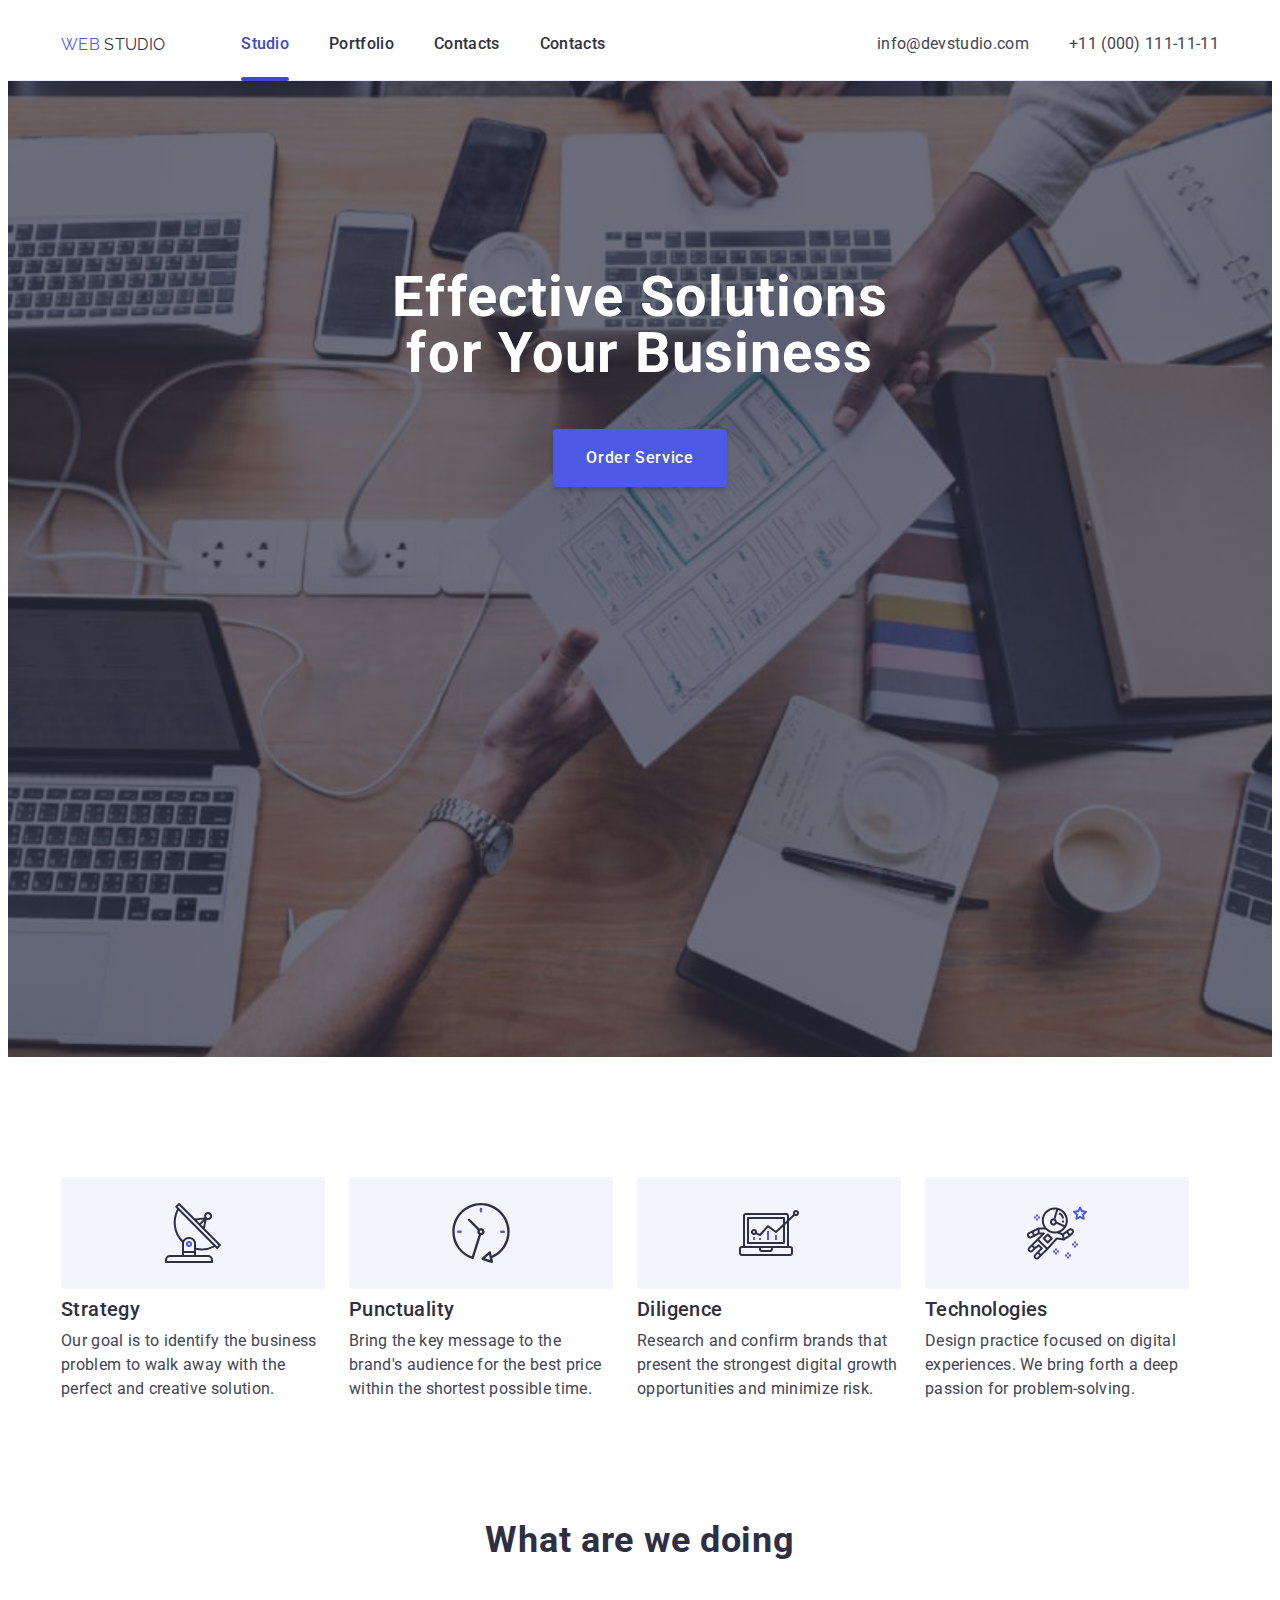
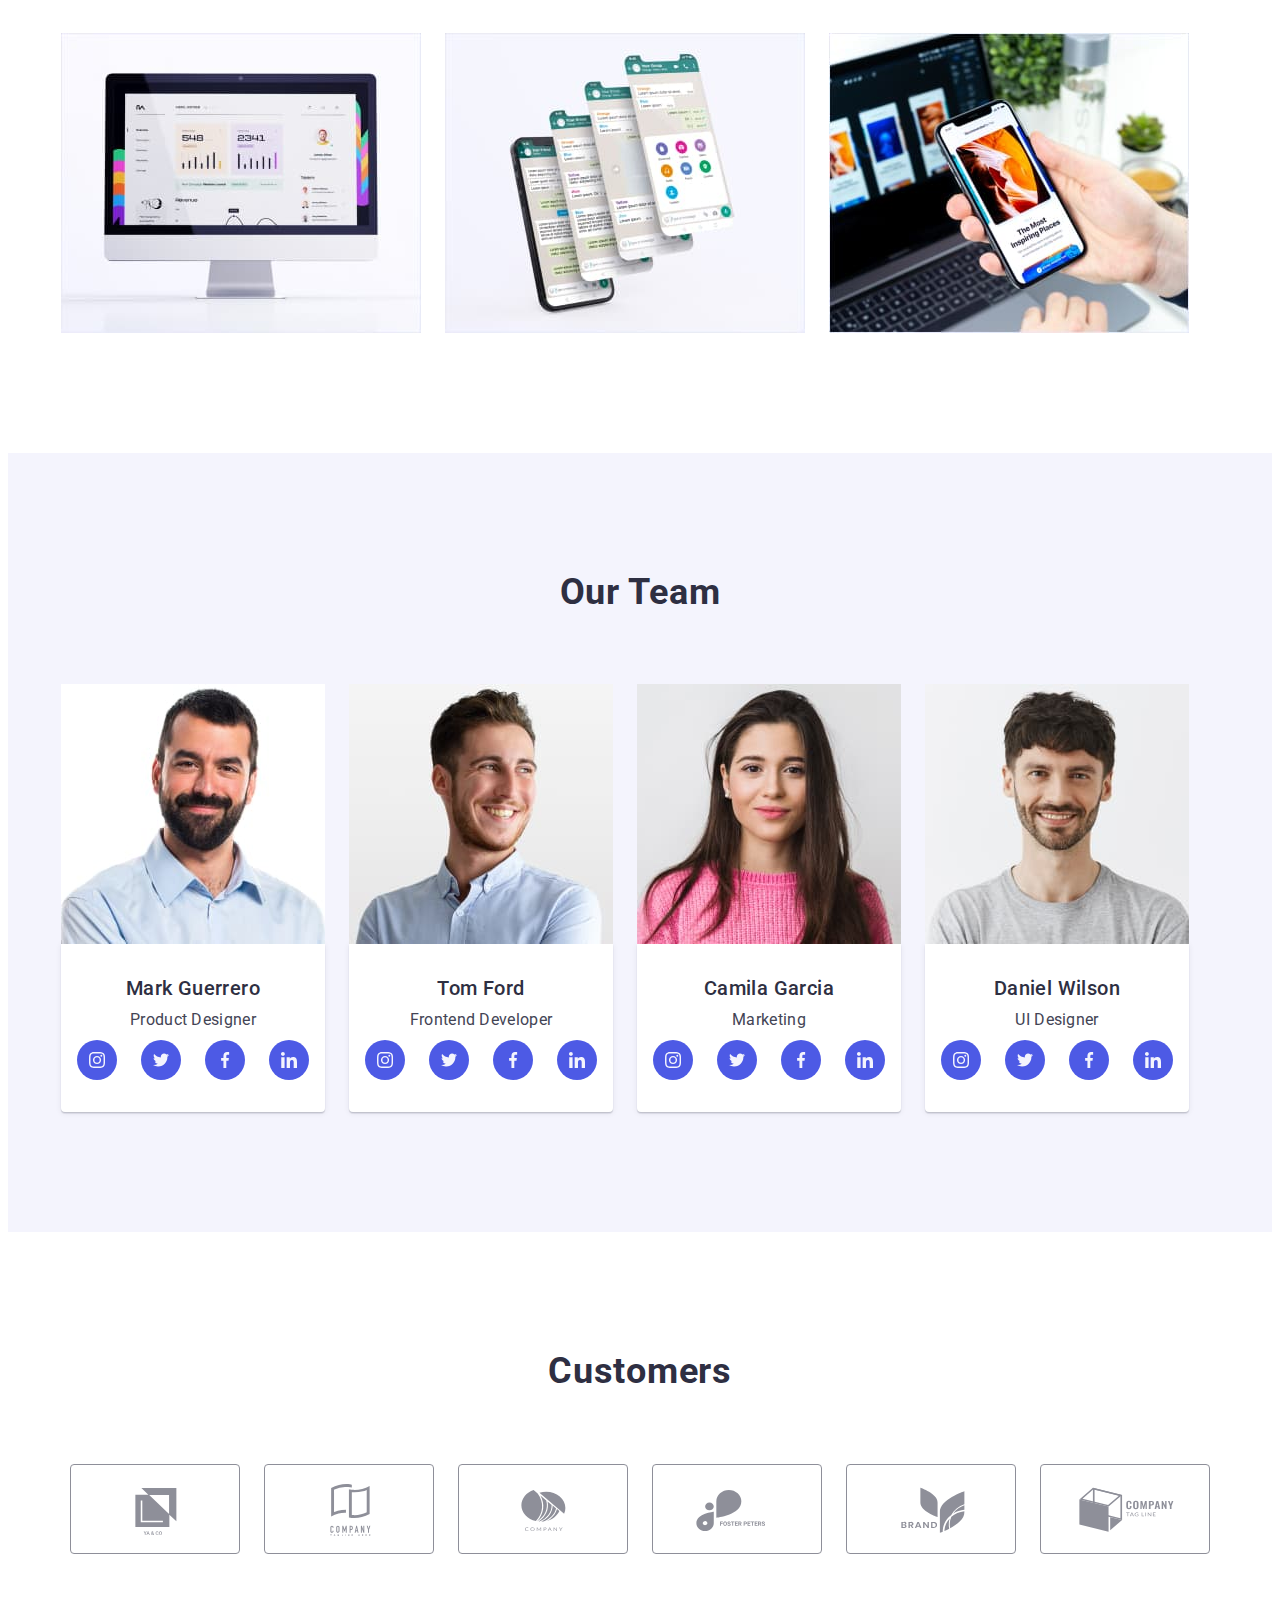
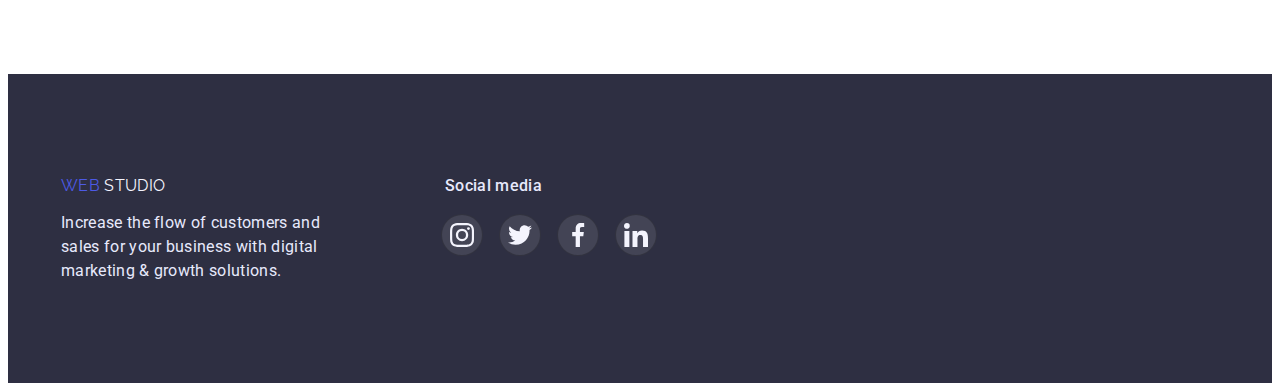
<file: index.html>
<!DOCTYPE html>
<html lang="en">
  <head>
    <meta charset="UTF-8" />
    <meta http-equiv="X-UA-Compatible" content="IE=edge" />
    <meta name="viewport" content="width=device-width, initial-scale=1.0" />
    <title>Web Studio</title>
    <link rel="preconnect" href="https://fonts.googleapis.com" />
    <link rel="preconnect" href="https://fonts.gstatic.com" crossorigin />
    <link
      href="https://fonts.googleapis.com/css2?family=Raleway:wght@800&family=Roboto:wght@400;500;700;900&display=swap"
      rel="stylesheet"
    />
    <link
      rel="stylesheet"
      href="https://cdnjs.cloudflare.com/ajax/libs/modern-normalize/1.1.0/modern-normalize.min.css"
      integrity="sha512-wpPYUAdjBVSE4KJnH1VR1HeZfpl1ub8YT/NKx4PuQ5NmX2tKuGu6U/JRp5y+Y8XG2tV+wKQpNHVUX03MfMFn9Q=="
      crossorigin="anonymous"
      referrerpolicy="no-referrer"
    />
    <link rel="stylesheet" href="./css/style.css" />
  </head>
  <body>
    <!-- HEADER BLOCK ---------------------------------------------------------------->
    <header class="header">
      <div class="header-container container">
        <a href="./index.html" class="logo-header link">
          <span class="header-web-logo">WEB</span>
          <span class="header-studio-logo">STUDIO</span>
        </a>
        <nav class="header-nav">
          <ul class="nav-list list">
            <li class="nav-item">
              <a class="nav-link current link" href="./index.html">Studio</a>
            </li>
            <li class="nav-item">
              <a class="nav-link link" href="./portfolio.html">Portfolio</a>
            </li>
            <li class="nav-item">
              <a class="nav-link link" href="">Contacts</a>
            </li>
            <li class="nav-item">
              <a class="nav-link link" href="">Contacts</a>
            </li>
          </ul>
        </nav>
        <address class="header-address">
          <ul class="address-list list">
            <li class="address-item">
              <a href="mailto:info@devstudio.com" class="address-link link"
                >info@devstudio.com</a
              >
            </li>
            <li class="address-item">
              <a href="tel:+11(000)1111111" class="address-link link"
                >+11 (000) 111-11-11</a
              >
            </li>
          </ul>
        </address>
      </div>
    </header>
    <!-- END HEADER BLOCK------------------------------------------------------------->
    <!-- MAIN BLOCK -->
    <main>
      <!-- HERO SECTION -------------------------------------------------------------->
      <section class="hero">
        <div class="container">
          <h1 class="hero-title">Effective Solutions for Your Business</h1>
          <button type="button" class="hero-btn btn">Order Service</button>
        </div>
      </section>
      <!--END HERO SECTION------------------------------------------------------------>
      <!-- FEATURE SECTION ----------------------------------------------------------->
      <section class="feature section">
        <div class="container">
          <h2 class="feature-title visually-hidden">Our Features</h2>
          <ul class="feature-list list">
            <li class="feature-item">
              <div class="thumb-box">
                <svg class="sm-icons" width="60px" height="64px">
                  <use href="./icons.svg#icon-antenna"></use>
                </svg>
              </div>
              <h3 class="feature-caption title">Strategy</h3>
              <p class="feature-text text">
                Our goal is to identify the business problem to walk away with
                the perfect and creative solution.
              </p>
            </li>
            <li class="feature-item">
              <div class="thumb-box">
                <svg class="sm-icons" width="60px" height="64px">
                  <use href="./icons.svg#icon-clock"></use>
                </svg>
              </div>
              <h3 class="feature-caption title">Punctuality</h3>
              <p class="feature-text text">
                Bring the key message to the brand's audience for the best price
                within the shortest possible time.
              </p>
            </li>
            <li class="feature-item">
              <div class="thumb-box">
                <svg class="sm-icons" width="60px" height="64px">
                  <use href="./icons.svg#icon-diagram"></use>
                </svg>
              </div>
              <h3 class="feature-caption title">Diligence</h3>
              <p class="feature-text text">
                Research and confirm brands that present the strongest digital
                growth opportunities and minimize risk.
              </p>
            </li>
            <li class="feature-item">
              <div class="thumb-box">
                <svg class="sm-icons" width="60px" height="64px">
                  <use href="./icons.svg#icon-astronaut"></use>
                </svg>
              </div>
              <h3 class="feature-caption title">Technologies</h3>
              <p class="feature-text text">
                Design practice focused on digital experiences. We bring forth a
                deep passion for problem-solving.
              </p>
            </li>
          </ul>
        </div>
      </section>
      <!--END FEATURE SECTION--------------------------------------------------------->
      <!-- EXAMPLES SECTION ---------------------------------------------------------->
      <section class="examples section">
        <div class="container">
          <h2 class="examples-title title">What are we doing</h2>
          <ul class="examples-list list">
            <li class="examples-item">
              <img
                class="examples-img"
                src="./images/main-page/img-1.jpg"
                alt="Computer screen"
                width="360"
                height="300"
              />
            </li>
            <li class="examples-item">
              <img
                class="examples-img"
                src="./images/main-page/img-2.jpg"
                alt="Telephone"
                width="360"
                height="300"
              />
            </li>
            <li class="examples-item">
              <img
                class="examples-img"
                src="./images/main-page/img-3.jpg"
                alt="Telephone in hand"
                width="360"
                height="300"
              />
            </li>
          </ul>
        </div>
      </section>
      <!--END EXAMPLES SECTION-------------------------------------------------------->
      <!-- TEAM SECTION -------------------------------------------------------------->
      <section class="team">
        <div class="container">
          <h2 class="team-title title">Our Team</h2>
          <ul class="team-list list">
            <li class="team-item">
              <img
                class="team-img"
                src="./images/main-page/mark-guerrero.jpg"
                alt="Photo of product designer"
                width="264"
                height="260"
              />
              <div class="team-wrapper">
                <h3 class="team-caption title">Mark Guerrero</h3>
                <p class="team-text text">Product Designer</p>
                <div class="sm-icons-box">
                  <ul class="sm-icons-list list">
                    <li class="sm-icons-item">
                      <a
                        class="sm-link"
                        href=""
                        rel="noopener noreferrer"
                        aria-label="Instagram link"
                      >
                        <svg class="sm-icons" width="16px" height="16px">
                          <use href="./icons.svg#icon-instagram"></use>
                        </svg>
                      </a>
                    </li>
                    <li class="sm-icons-item">
                      <a
                        class="sm-link"
                        href=""
                        rel="noopener noreferrer"
                        aria-label="Twitter link"
                        ><svg class="sm-icons" width="16px" height="16px">
                          <use href="./icons.svg#icon-twitter"></use></svg
                      ></a>
                    </li>
                    <li class="sm-icons-item">
                      <a
                        class="sm-link"
                        href=""
                        rel="noopener noreferrer"
                        aria-label="Facebook link"
                        ><svg class="sm-icons" width="16px" height="16px">
                          <use href="./icons.svg#icon-facebook"></use></svg
                      ></a>
                    </li>
                    <li class="sm-icons-item">
                      <a
                        class="sm-link"
                        href=""
                        rel="noopener noreferrer"
                        aria-label="Linkedin link"
                        ><svg class="sm-icons" width="16px" height="16px">
                          <use href="./icons.svg#icon-linkedin"></use></svg
                      ></a>
                    </li>
                  </ul>
                </div>
              </div>
            </li>
            <li class="team-item">
              <img
                class="team-img"
                src="./images/main-page/tom-ford.jpg"
                alt="Photo of frontend developer"
              />
              <div class="team-wrapper">
                <h3 class="team-caption title">Tom Ford</h3>
                <p class="team-text text">Frontend Developer</p>
                <div class="sm-icons-box">
                  <ul class="sm-icons-list list">
                    <li class="sm-icons-item">
                      <a
                        class="sm-link"
                        href=""
                        rel="noopener noreferrer"
                        aria-label="Instagram link"
                      >
                        <svg class="sm-icons" width="16px" height="16px">
                          <use href="./icons.svg#icon-instagram"></use>
                        </svg>
                      </a>
                    </li>
                    <li class="sm-icons-item">
                      <a
                        class="sm-link"
                        href=""
                        rel="noopener noreferrer"
                        aria-label="Twitter link"
                        ><svg class="sm-icons" width="16px" height="16px">
                          <use href="./icons.svg#icon-twitter"></use></svg
                      ></a>
                    </li>
                    <li class="sm-icons-item">
                      <a
                        class="sm-link"
                        href=""
                        rel="noopener noreferrer"
                        aria-label="Facebook link"
                        ><svg class="sm-icons" width="16px" height="16px">
                          <use href="./icons.svg#icon-facebook"></use></svg
                      ></a>
                    </li>
                    <li class="sm-icons-item">
                      <a
                        class="sm-link"
                        href=""
                        rel="noopener noreferrer"
                        aria-label="Linkedin link"
                        ><svg class="sm-icons" width="16px" height="16px">
                          <use href="./icons.svg#icon-linkedin"></use></svg
                      ></a>
                    </li>
                  </ul>
                </div>
              </div>
            </li>
            <li class="team-item">
              <img
                class="team-img"
                src="./images/main-page/camila-garcia.jpg"
                alt="Photo of marketolog"
              />
              <div class="team-wrapper">
                <h3 class="team-caption title">Camila Garcia</h3>
                <p class="team-text text">Marketing</p>
                <div class="sm-icons-box">
                  <ul class="sm-icons-list list">
                    <li class="sm-icons-item">
                      <a
                        class="sm-link"
                        href=""
                        rel="noopener noreferrer"
                        aria-label="Instagram link"
                      >
                        <svg class="sm-icons" width="16px" height="16px">
                          <use href="./icons.svg#icon-instagram"></use>
                        </svg>
                      </a>
                    </li>
                    <li class="sm-icons-item">
                      <a
                        class="sm-link"
                        href=""
                        rel="noopener noreferrer"
                        aria-label="Twitter link"
                        ><svg class="sm-icons" width="16px" height="16px">
                          <use href="./icons.svg#icon-twitter"></use></svg
                      ></a>
                    </li>
                    <li class="sm-icons-item">
                      <a
                        class="sm-link"
                        href=""
                        rel="noopener noreferrer"
                        aria-label="Facebook link"
                        ><svg class="sm-icons" width="16px" height="16px">
                          <use href="./icons.svg#icon-facebook"></use></svg
                      ></a>
                    </li>
                    <li class="sm-icons-item">
                      <a
                        class="sm-link"
                        href=""
                        rel="noopener noreferrer"
                        aria-label="Linkedin link"
                        ><svg class="sm-icons" width="16px" height="16px">
                          <use href="./icons.svg#icon-linkedin"></use></svg
                      ></a>
                    </li>
                  </ul>
                </div>
              </div>
            </li>
            <li class="team-item">
              <img
                class="team-img"
                src="./images/main-page/daniel-wilson.jpg"
                alt="Photo of UI Designer"
              />
              <div class="team-wrapper">
                <h3 class="team-caption title">Daniel Wilson</h3>
                <p class="team-text text">UI Designer</p>
                <div class="sm-icons-box">
                  <ul class="sm-icons-list list">
                    <li class="sm-icons-item">
                      <a
                        class="sm-link"
                        href=""
                        rel="noopener noreferrer"
                        aria-label="Instagram link"
                      >
                        <svg class="sm-icons" width="16px" height="16px">
                          <use href="./icons.svg#icon-instagram"></use>
                        </svg>
                      </a>
                    </li>
                    <li class="sm-icons-item">
                      <a
                        class="sm-link"
                        href=""
                        rel="noopener noreferrer"
                        aria-label="Twitter link"
                        ><svg class="sm-icons" width="16px" height="16px">
                          <use href="./icons.svg#icon-twitter"></use></svg
                      ></a>
                    </li>
                    <li class="sm-icons-item">
                      <a
                        class="sm-link"
                        href=""
                        rel="noopener noreferrer"
                        aria-label="Facebook link"
                        ><svg class="sm-icons" width="16px" height="16px">
                          <use href="./icons.svg#icon-facebook"></use></svg
                      ></a>
                    </li>
                    <li class="sm-icons-item">
                      <a
                        class="sm-link"
                        href=""
                        rel="noopener noreferrer"
                        aria-label="Linkedin link"
                        ><svg class="sm-icons" width="16px" height="16px">
                          <use href="./icons.svg#icon-linkedin"></use></svg
                      ></a>
                    </li>
                  </ul>
                </div>
              </div>
            </li>
          </ul>
        </div>
      </section>
      <!--END TEAM SECTION------------------------------------------------------------>
      <!-- CUSTOMERS SECTION --------------------------------------------------------->
      <section class="customers section">
        <div class="container">
          <h2 class="customers-title title">Customers</h2>
          <div class="costomers-logo-box">
            <ul class="customers-list list">
              <li class="customers-item">
                <a
                  class="customers-link"
                  href=""
                  rel="noopener noreferrer"
                  aria-label="Company 1"
                  ><svg class="customers-icons" width="104px" height="56px">
                    <use href="./icons.svg#icon-logo"></use></svg
                ></a>
              </li>
              <li class="customers-item">
                <a
                  class="customers-link"
                  href=""
                  rel="noopener noreferrer"
                  aria-label="Company 2"
                  ><svg class="customers-icons" width="104px" height="56px">
                    <use href="./icons.svg#icon-logo-1"></use></svg
                ></a>
              </li>
              <li class="customers-item">
                <a
                  class="customers-link"
                  href=""
                  rel="noopener noreferrer"
                  aria-label="Company 3"
                  ><svg class="customers-icons" width="104px" height="56px">
                    <use href="./icons.svg#icon-logo-2"></use></svg
                ></a>
              </li>
              <li class="customers-item">
                <a
                  class="customers-link"
                  href=""
                  rel="noopener noreferrer"
                  aria-label="Company 4"
                  ><svg class="customers-icons" width="104px" height="56px">
                    <use href="./icons.svg#icon-logo-3"></use></svg
                ></a>
              </li>
              <li class="customers-item">
                <a
                  class="customers-link"
                  href=""
                  rel="noopener noreferrer"
                  aria-label="Company 5"
                  ><svg class="customers-icons" width="104px" height="56px">
                    <use href="./icons.svg#icon-logo-4"></use></svg
                ></a>
              </li>
              <li class="customers-item">
                <a
                  class="customers-link"
                  href=""
                  rel="noopener noreferrer"
                  aria-label="Company 6"
                  ><svg class="customers-icons" width="104px" height="56px">
                    <use href="./icons.svg#icon-logo-5"></use></svg
                ></a>
              </li>
            </ul>
          </div>
        </div>
      </section>
      <!-- END CUSOMERS SECTION---------------------------------------------------- -->
    </main>
    <!--END MAIN BLOCK------------------------------------------------------------- -->
    <!-- FOOTER BLOCK ---------------------------------------------------------------->
    <footer class="footer">
      <div class="footer-box container">
        <div class="footer-information">
          <a href="./index.html" class="logo-footer link"
            ><span class="footer-web-logo">WEB</span>
            <span class="footer-studio-logo">STUDIO</span></a
          >
          <p class="footer-text text">
            Increase the flow of customers and sales for your business with
            digital marketing & growth solutions.
          </p>
        </div>
        <div class="footer-sm-box">
          <p class="sm-text">Social media</p>
          <ul class="sm-footer-list list">
            <li class="sm-footer-items">
              <a
                class="sm-footer-link"
                href=""
                rel="noopener noreferrer"
                aria-label="Instagram"
                ><svg class="sm-footer-icons" width="24px" height="24px">
                  <use href="./icons.svg#icon-instagram"></use></svg
              ></a>
            </li>
            <li class="sm-footer-items">
              <a
                class="sm-footer-link"
                href=""
                rel="noopener noreferrer"
                aria-label="Twitter"
                ><svg class="sm-footer-icons" width="24px" height="24px">
                  <use href="./icons.svg#icon-twitter"></use></svg
              ></a>
            </li>
            <li class="sm-footer-items">
              <a
                class="sm-footer-link"
                href=""
                rel="noopener noreferrer"
                aria-label="Linkedin"
                ><svg class="sm-footer-icons" width="24px" height="24px">
                  <use href="./icons.svg#icon-facebook"></use></svg
              ></a>
            </li>
            <li class="sm-footer-items">
              <a
                class="sm-footer-link"
                href=""
                rel="noopener noreferrer"
                aria-label="Linkedin"
                ><svg class="sm-footer-icons" width="24px" height="24px">
                  <use href="./icons.svg#icon-linkedin"></use></svg
              ></a>
            </li>
          </ul>
        </div>
      </div>
    </footer>
    <!--END FOOTER BLOCK----------------------------------------------------------- -->
  </body>
</html>
</file>
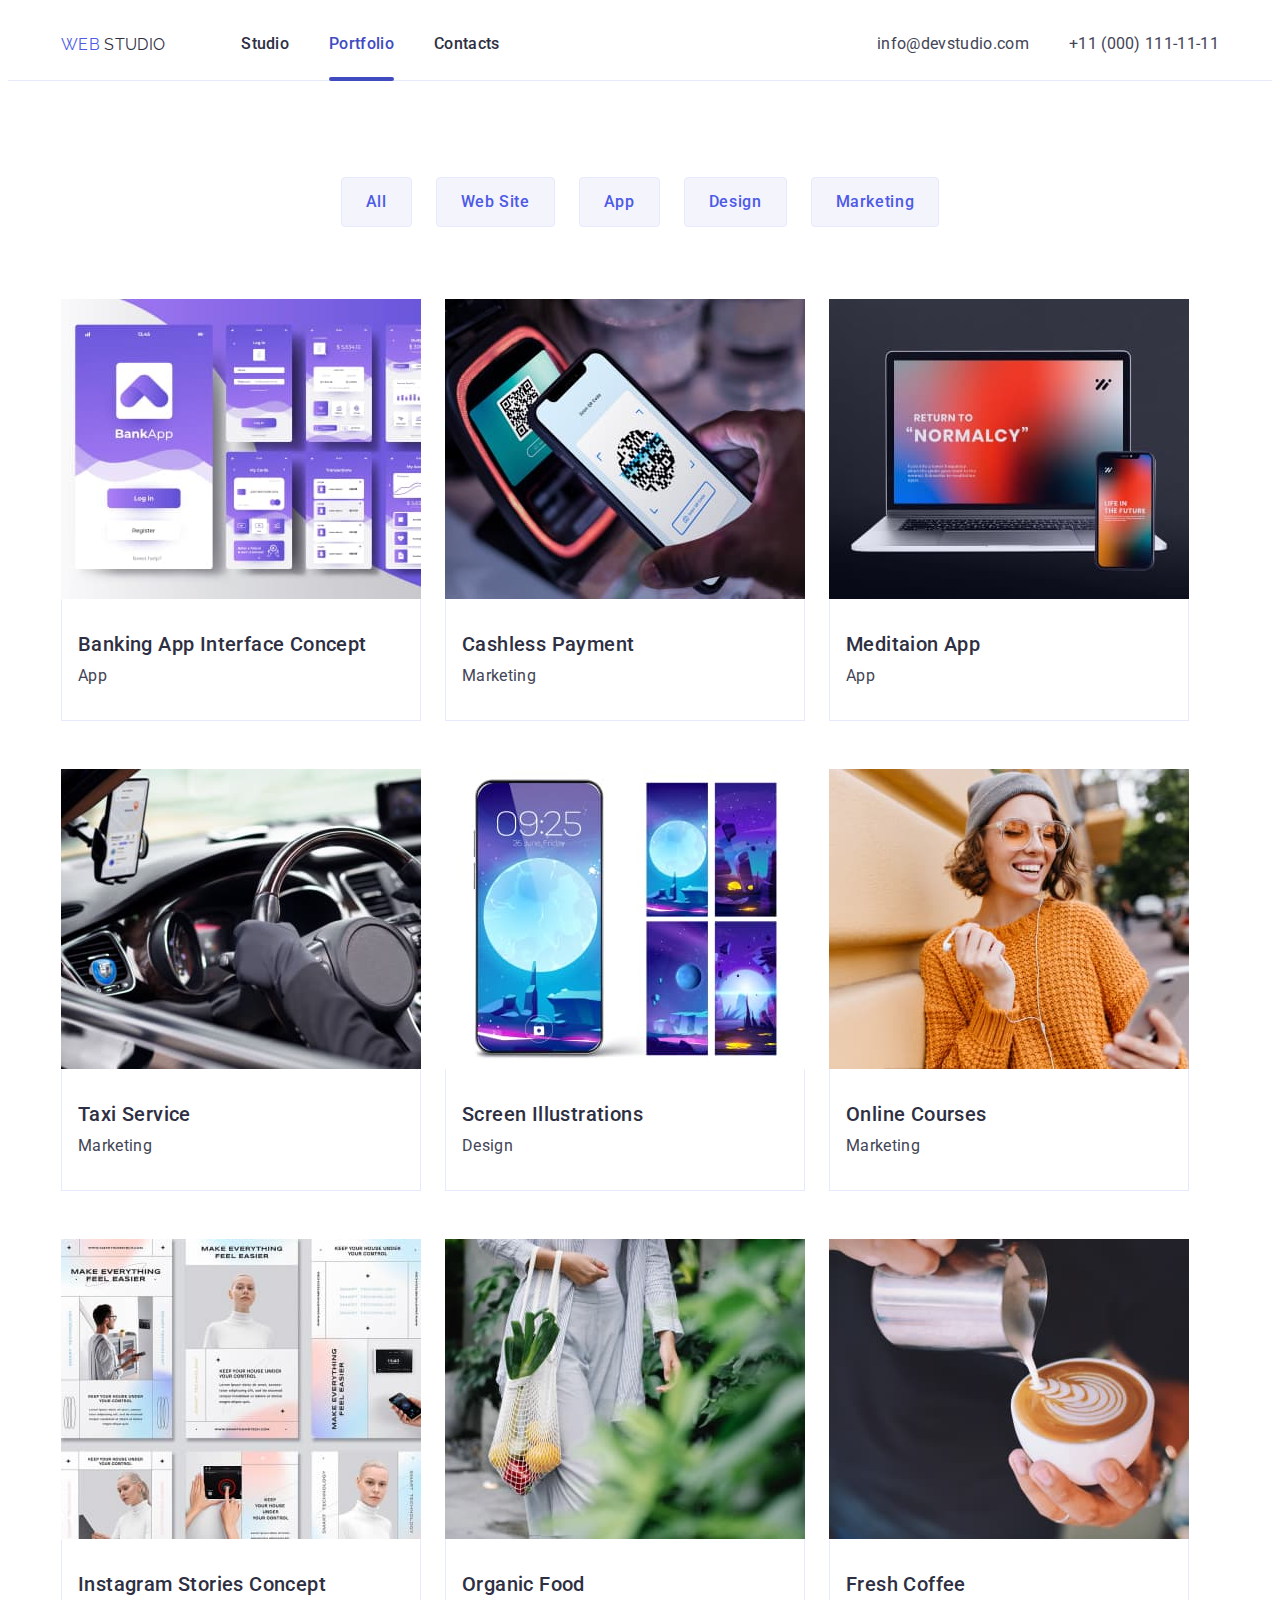
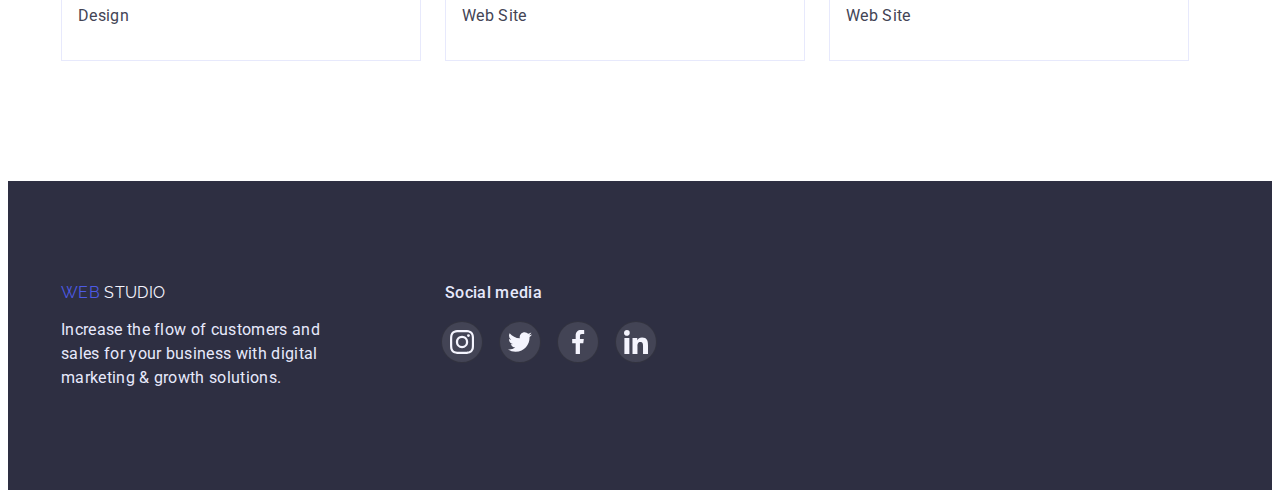
<file: portfolio.html>
<!DOCTYPE html>
<html lang="en">
  <head>
    <meta charset="UTF-8" />
    <meta http-equiv="X-UA-Compatible" content="IE=edge" />
    <meta name="viewport" content="width=device-width, initial-scale=1.0" />
    <title>Portfolio</title>
    <link rel="preconnect" href="https://fonts.googleapis.com" />
    <link rel="preconnect" href="https://fonts.gstatic.com" crossorigin />
    <link
      href="https://fonts.googleapis.com/css2?family=Raleway:wght@800&family=Roboto:wght@400;500;700;900&display=swap"
      rel="stylesheet"
    />
    <link
      rel="stylesheet"
      href="https://cdnjs.cloudflare.com/ajax/libs/modern-normalize/1.1.0/modern-normalize.min.css"
      integrity="sha512-wpPYUAdjBVSE4KJnH1VR1HeZfpl1ub8YT/NKx4PuQ5NmX2tKuGu6U/JRp5y+Y8XG2tV+wKQpNHVUX03MfMFn9Q=="
      crossorigin="anonymous"
      referrerpolicy="no-referrer"
    />
    <link rel="stylesheet" href="./css/style.css" />
  </head>
  <body>
    <!-- HEADER BLOCK ---------------------------------------------------------------->
    <header class="header">
      <div class="header-container container">
        <a href="./index.html" class="logo-header link">
          <span class="header-web-logo">WEB</span>
          <span class="header-studio-logo">STUDIO</span>
        </a>
        <nav class="header-nav">
          <ul class="nav-list list">
            <li class="nav-item">
              <a class="nav-link link" href="./index.html">Studio</a>
            </li>
            <li class="nav-item">
              <a class="nav-link current link" href="./portfolio.html"
                >Portfolio</a
              >
            </li>
            <li class="nav-item">
              <a class="nav-link link" href="">Contacts</a>
            </li>
          </ul>
        </nav>
        <address class="header-address">
          <ul class="address-list list">
            <li class="address-item">
              <a href="mailto:info@devstudio.com" class="address-link link"
                >info@devstudio.com</a
              >
            </li>
            <li class="address-item">
              <a href="tel:+11(000)1111111" class="address-link link"
                >+11 (000) 111-11-11</a
              >
            </li>
          </ul>
        </address>
      </div>
    </header>
    <!-- END HEADER BLOCK----------------------------------------------------------------->
    <!-- MAIN BLOCK-------------------------------------------------------------------- -->
    <main>
      <section class="porfolio">
        <div class="container">
          <!-- BTN FILTER PORTFOLIO BLOCK ------------------------------------------------>
          <h1 class="filter-title visually-hidden">Filter buttons</h1>
          <ul class="filter-list list">
            <li><button type="button" class="filter-btn btn">All</button></li>
            <li>
              <button type="button" class="filter-btn btn">Web Site</button>
            </li>
            <li><button type="button" class="filter-btn btn">App</button></li>
            <li>
              <button type="button" class="filter-btn btn">Design</button>
            </li>
            <li>
              <button type="button" class="filter-btn btn">Marketing</button>
            </li>
          </ul>
          <!-- END BTN FILTER PORTFOLIO BLOCK--------------------------------------------->
          <!-- PORTFOLIO EXAMPLES BLOCK -------------------------------------------------->
          <ul class="potfolio-list list">
            <li class="portfolio-item">
              <a href="" class="portfolio-link link">
                <img
                  src="./images/portfolio/img-1.jpg"
                  alt="App Interface Concept"
                  width="360"
                  height="300"
                />
                <div class="portfolio-wrapper">
                  <h2 class="portfolio-caption title">
                    Banking App Interface Concept
                  </h2>
                  <p class="portfolio-text text">App</p>
                </div>
              </a>
            </li>
            <li class="portfolio-item">
              <a href="" class="portfolio-link link">
                <img
                  src="./images/portfolio/img-2.jpg"
                  alt="Pay by phone"
                  width="360"
                  height="300"
                />
                <div class="portfolio-wrapper">
                  <h2 class="portfolio-caption title">Cashless Payment</h2>
                  <p class="portfolio-text text">Marketing</p>
                </div>
              </a>
            </li>
            <li class="portfolio-item">
              <a href="" class="portfolio-link link">
                <img
                  src="./images/portfolio/img-3.jpg"
                  alt="Laptop with phone"
                  width="360"
                  height="300"
                />
                <div class="portfolio-wrapper">
                  <h2 class="portfolio-caption title">Meditaion App</h2>
                  <p class="portfolio-text text">App</p>
                </div>
              </a>
            </li>
            <li class="portfolio-item">
              <a href="" class="portfolio-link link"
                ><img
                  src="./images/portfolio/img-4.jpg"
                  alt="Car"
                  width="360"
                  height="300"
                />
                <div class="portfolio-wrapper">
                  <h2 class="portfolio-caption title">Taxi Service</h2>
                  <p class="portfolio-text text">Marketing</p>
                </div>
              </a>
            </li>
            <li class="portfolio-item">
              <a href="" class="portfolio-link link">
                <img
                  src="./images/portfolio/img-5.jpg"
                  alt="Phone screen"
                  width="360"
                  height="300"
                />
                <div class="portfolio-wrapper">
                  <h2 class="portfolio-caption title">Screen Illustrations</h2>
                  <p class="portfolio-text text">Design</p>
                </div>
              </a>
            </li>
            <li class="portfolio-item">
              <a href="" class="portfolio-link link"
                ><img
                  src="./images/portfolio/img-6.jpg"
                  alt="Smiling girl with phone"
                  width="360"
                  height="300"
                />
                <div class="portfolio-wrapper">
                  <h2 class="portfolio-caption title">Online Courses</h2>
                  <p class="portfolio-text text">Marketing</p>
                </div>
              </a>
            </li>
            <li class="portfolio-item">
              <a href="" class="portfolio-link link"
                ><img
                  src="./images/portfolio/img-7.jpg"
                  alt="Examples of instagram stories"
                  width="360"
                  height="300"
                />
                <div class="portfolio-wrapper">
                  <h2 class="portfolio-caption title">
                    Instagram Stories Concept
                  </h2>
                  <p class="portfolio-text text">Design</p>
                </div>
              </a>
            </li>
            <li class="portfolio-item">
              <a href="" class="portfolio-link link"
                ><img
                  src="./images/portfolio/img-8.jpg"
                  alt="Girl with organic food in the bag"
                  width="360"
                  height="300"
                />
                <div class="portfolio-wrapper">
                  <h2 class="portfolio-caption title">Organic Food</h2>
                  <p class="portfolio-text text">Web Site</p>
                </div>
              </a>
            </li>
            <li class="portfolio-item">
              <a href="" class="portfolio-link link"
                ><img
                  src="./images/portfolio/img-9.jpg"
                  alt="A cup of coffee"
                  width="360"
                  height="300"
                />
                <div class="portfolio-wrapper">
                  <h2 class="portfolio-caption title">Fresh Coffee</h2>
                  <p class="portfolio-text text">Web Site</p>
                </div>
              </a>
            </li>
          </ul>

          <!-- END PORTFOLIO EXAMPLES BLOCK-------------------------------------------- -->
        </div>
      </section>
    </main>
    <!--END MAIN BLOCK-------------------------------------------------------------------->
    <!-- FOOTER BLOCK ---------------------------------------------------------------->
    <footer class="footer">
      <div class="footer-box container">
        <div class="footer-information">
          <a href="./index.html" class="logo-footer link"
            ><span class="footer-web-logo">WEB</span>
            <span class="footer-studio-logo">STUDIO</span></a
          >
          <p class="footer-text text">
            Increase the flow of customers and sales for your business with
            digital marketing & growth solutions.
          </p>
        </div>
        <div class="footer-sm-box">
          <p class="sm-text">Social media</p>
          <ul class="sm-footer-list list">
            <li class="sm-footer-items">
              <a
                class="sm-footer-link"
                href=""
                rel="noopener noreferrer"
                aria-label="Instagram"
                ><svg class="sm-footer-icons" width="24px" height="24px">
                  <use href="./icons.svg#icon-instagram"></use></svg
              ></a>
            </li>
            <li class="sm-footer-items">
              <a
                class="sm-footer-link"
                href=""
                rel="noopener noreferrer"
                aria-label="Twitter"
                ><svg class="sm-footer-icons" width="24px" height="24px">
                  <use href="./icons.svg#icon-twitter"></use></svg
              ></a>
            </li>
            <li class="sm-footer-items">
              <a
                class="sm-footer-link"
                href=""
                rel="noopener noreferrer"
                aria-label="Linkedin"
                ><svg class="sm-footer-icons" width="24px" height="24px">
                  <use href="./icons.svg#icon-facebook"></use></svg
              ></a>
            </li>
            <li class="sm-footer-items">
              <a
                class="sm-footer-link"
                href=""
                rel="noopener noreferrer"
                aria-label="Linkedin"
                ><svg class="sm-footer-icons" width="24px" height="24px">
                  <use href="./icons.svg#icon-linkedin"></use></svg
              ></a>
            </li>
          </ul>
        </div>
      </div>
    </footer>
    <!--END FOOTER BLOCK-------------------------------------------------------------->
  </body>
</html>
</file>
<file: css/style.css>
:root {
  --iris: #4d5ae5;
  --ocean: #404bbf;
  --navy-blue: #2e2f42;
  --green: #31d0aa;
  --cornflower: #e7e9fc;
  --navy-blue-modal: #f4f4fd;
  --grey: #2e2f42;
  --white: #ffffff;
  --slate: #434455;
  --light-slate: #8e8f99;
  --cloud: #f4f4fd;
}

body {
  background-color: var(--white);
  color: var(--slate);
  font-family: Roboto, sans-serif;
  letter-spacing: 0.02em;
}
/* RESET------------------------------------------------------------------------------------ */
h1,
h2,
h3,
h4,
h5,
h6,
p {
  margin: 0;
}

.list {
  list-style: none;
  padding: 0;
  margin: 0;
}

.link {
  text-decoration: none;
  color: inherit;
}

img {
  display: block;
  max-width: 100%;
  height: auto;
}
/* END RESET-------------------------------------------------------------------------------- */
/* COMMON BLOCK ---------------------------------------------------------------------------- */
.visually-hidden {
  position: absolute;
  width: 1px;
  height: 1px;
  margin: -1px;
  border: 0;
  padding: 0;

  white-space: nowrap;
  clip-path: inset(100%);
  clip: rect(0 0 0 0);
  overflow: hidden;
}
/* END COMMON BLOCK------------------------------------------------------------------------ */
/* TITLE ----------------------------------------------------------------------------------*/
.title {
  color: var(--navy-blue);
  font-weight: 500;
  font-size: 20px;
  line-height: 1.2;
  letter-spacing: 0.02em;
}
/* title examples title and team title index.html------------------------------------------ */
.examples-title,
.team-title,
.customers-title {
  font-weight: 700;
  font-size: 36px;
  line-height: 1.1;
  text-align: center;
  letter-spacing: 0.02em;
}
.text {
  font-weight: 400;
  font-size: 16px;
  line-height: 1.5;
}
/* logo block (for all pages) */
.logo-header,
.logo-footer {
  font-family: Raleway, cursive;
}
.logo-header {
  margin-right: 76px;
}
/* --------------------------------------------------------------------------------------- */
/* BTN (for all pages) --------------------------------------------------------------------*/
.btn {
  cursor: pointer;
  font-family: inherit;
  font-weight: 500;
  font-size: 16px;
  line-height: 1.5;
  align-items: center;
  letter-spacing: 0.04em;
  border: 1px solid transparent;
}
.container {
  width: 1158px;
  padding: 0 15px;
  margin: 0 auto;
  /* outline: 2px solid tomato; */
}
/* ------------------------------------------------------------------------------------- */
/* HEADER BLOCK (FOR ALL PAGES)----------------------------------------------------------*/
/* .header {
  padding-top: 24px;
  padding-bottom: 24px;
} */
.header {
  border-bottom: 1px solid var(--cornflower);
}
.header-container {
  display: flex;
  align-items: center;
}
.header-web-logo {
  color: var(--iris);
}
.header-studio-logo {
  color: var(--navy-blue);
}
.nav-list {
  display: flex;
  align-items: center;
  gap: 40px;
}
.nav-link,
.logo-header,
.address-link {
  display: block;
  padding-top: 24px;
  padding-bottom: 24px;
}
/* ------------------------------------------------------------------------------- */
/* studio-portfolio-contacts (NAV HEADER AND ADDRESS) ------------------------------*/
.header-nav {
  margin-right: auto;
}
.nav-link {
  color: var(--navy-blue);
  font-weight: 500;
  font-size: 16px;
  line-height: 1.5;
  position: relative;
  
}

.current {
  color: var(--ocean);
}
.current::after {
  content: '';
  display: block;
  width: 100%;
  height: 4px;
  border-radius: 2px;
  background-color: var(--ocean);
  position: absolute;
  bottom: -1px;
}
/* mail-tel */
.address-list {
  display: flex;
  align-items: center;
  gap: 40px;
}
.address-link {
  font-weight: 400;
  font-style: normal;
  font-size: 16px;
  line-height: 1.5;
}
.address-link:hover,
.address-link:focus {
  color: var(--ocean);
}
/* ------------------------------------------------------------------------------------------- */
/* FOOTER BLOCK (FOR ALL PAGES)--------------------------------------------------------------*/
.footer {
  color: var(--cornflower);
  background-color: var(--navy-blue);
  padding-top: 100px;
  padding-bottom: 100px;
}
.footer-box {
  display: flex;
  align-items: baseline;
  gap: 120px;
}
.footer-web-logo {
  color: var(--iris);
}
.footer-studio-logo {
  color: var(--cloud);
}
.footer-text {
  margin-top: 16px;
  width: 264px;
}
.footer-sm-box {
  max-width: 208px;
}
.sm-text {
  font-weight: 500;
  font-size: 16px;
  line-height: 1.5;
  letter-spacing: 0.02em;
  padding-bottom: 16px;
}
.sm-footer-list {
  display: flex;
  align-items: center;
  justify-content: center;
  gap: 16px;
}
.sm-footer-link {
  display: flex;
  align-items: center;
  justify-content: center;
  width: 40px;
  height: 40px;
  background: rgba(255, 255, 255, 0.1);
  border: 1px solid rgba(0, 0, 0, 0.25);
  border-radius: 50%;
  fill: var(--cloud);
}
.sm-footer-link:hover,
.sm-footer-link:focus {
  background-color: var(--green);
}
/* .sm-footer-icons {
  fill: var(--cloud);
} */

/* --------------------------------------------------------------------------------------- */
/* index.html/HERO section ------------------------------------------------------------- */
.hero {
  max-width: 1440px;
  height: 600px;
  margin-left: auto;
  margin-right: auto;
  background-image: radial-gradient(
      rgba(46, 47, 66, 0.7),
      rgba(46, 47, 66, 0.7)
    ),
    url(../images/main-page/hero.jpg);
  background-size: cover;
  background-repeat: no-repeat;
  background-position: center;
  background-color: var(--navy-blue);
  text-align: center;
  padding-top: 188px;
  padding-bottom: 188px;
}
.hero-title {
  color: var(--white);
  font-weight: 700;
  font-size: 56px;
  line-height: 1;
  letter-spacing: 0.02em;
  width: 496px;
  text-align: center;
  margin: 0 auto;
}
.hero-btn {
  min-width: 169px;
  color: var(--white);
  background-color: var(--iris);
  box-shadow: 0px 4px 4px rgba(0, 0, 0, 0.15);
  border-radius: 4px;
  padding: 16px 32px;
  margin-top: 48px;
}
.hero-btn:hover,
.hero-btn:focus {
  background-color: var(--ocean);
}
/* ------------------------------------------------------------------------------------ */
/* index.html/FEATURE section ---------------------------------------------------------*/
.feature-list {
  display: flex;
  align-items: flex-start;
  flex-wrap: wrap;
  gap: 24px;
}
.section {
  padding-top: 120px;
  padding-bottom: 120px;
}
.feature-item {
  max-width: 264px;
}
.thumb-box {
  display: flex;
  align-items: center;
  justify-content: center;
  height: 112px;
  width: 264px;
  background-color: var(--cloud);
  border-radius: 4px;
}

.feature-caption {
  font-weight: 500;
  font-size: 20px;
  line-height: 1.2;
  letter-spacing: 0.02em;
  margin-top: 8px;
}
.feature-text {
  margin-top: 8px;
}
/* ------------------------------------------------------------------------ */
/* index.html/examples section -----------------------------------------------*/
.examples {
  padding-top: 0;
}
.examples-title {
  margin-bottom: 72px;
}
.examples-list {
  display: flex;
  align-items: center;
  gap: 24px;
}
/* ------------------------------------------------------------------------ */
/* index.html/TEAM section--------------------------------------------------- */
/* .team-title {
  padding-bottom: 72px;
} */
/* .team {
  margin-bottom: 120px;
} */
.team-item {
  width: 264px;
}

.team {
  background-color: var(--cloud);
  padding-top: 120px;
  padding-bottom: 120px;
}
.team-title {
  margin-bottom: 72px;
}
.team-list {
  display: flex;
  align-items: center;
  flex-wrap: wrap;
  /* justify-content: space-between; */
  gap: 24px;
}
.team-wrapper {
  padding-top: 32px;
  padding-bottom: 32px;
  text-align: center;
  background-color: var(--white);
  box-shadow: 0px 1px 6px rgba(46, 47, 66, 0.08),
    0px 1px 1px rgba(46, 47, 66, 0.16), 0px 2px 1px rgba(46, 47, 66, 0.08);
  border-radius: 0px 0px 4px 4px;
}
.team-caption {
  margin-bottom: 8px;
}
.team-text {
  margin-bottom: 8px;
}

.sm-icons-list {
  display: flex;
  align-items: center;
  justify-content: center;
  gap: 24px;
}
.sm-icons-item {
  width: 40px;
  height: 40px;
}
.sm-link {
  display: flex;
  align-items: center;
  justify-content: center;
  width: 100%;
  height: 100%;
  background-color: var(--iris);
  border-radius: 50%;
  fill: var(--cloud);
}
.sm-link:hover,
.sm-link:focus {
  background-color: var(--ocean);
}
/* .sm-icons {
  fill: var(--cloud);
} */
/* ---------------------------------------------------------------------------------- */

/* index.html / Custumers section------------------------------------------------------ */
.costomers-logo-box {
  margin-top: 72px;
}
.customers-list {
  display: flex;
  align-items: center;
  justify-content: center;
  gap: 24px;
}
.customers-link {
  display: flex;
  align-items: center;
  justify-content: center;
  width: 168px;
  height: 88px;
  border: 1px solid var(--light-slate);
  border-radius: 4px;
}
.customers-icons {
  fill: var(--light-slate);
}

.customers-link:hover .customers-icons {
  fill: var(--ocean);
}
.customers-link:focus .customers-icons {
  fill: var(--ocean);
}
.customers-link:hover,
.customers-link:focus {
  border: 1px solid var(--ocean);
}

/* ------------------------------------------------------------------------------- */

/* porfolio.html/btn-filter portfolio block -----------------------------------------*/

.filter-list {
  display: flex;
  align-items: center;
  justify-content: center;
  gap: 24px;
  /* відступ між елементами */
  margin-top: 96px;
  margin-bottom: 72px;
}
.filter-btn {
  color: var(--iris);
  background-color: var(--cloud);
  border: 1px solid var(--cornflower);
  border-radius: 4px;
  padding: 12px 24px;
}
.filter-btn:hover,
.filter-btn:focus {
  color: var(--white);
  background-color: var(--ocean);
}

/* porfolio.html/portfolio exaples block  */
.portfolio {
  padding-top: 72px;
  padding-bottom: 120px;
}
.potfolio-list {
  display: flex;
  align-items: center;
  flex-wrap: wrap;
  row-gap: 48px;
  column-gap: 24px;
  padding-bottom: 120px;
}
.portfolio-item {
  width: 360px;
}

.portfolio-link:hover,
.portfolio-link:focus {
  display: block;
  box-shadow: 0px 1px 6px rgba(46, 47, 66, 0.08),
    0px 1px 1px rgba(46, 47, 66, 0.16), 0px 2px 1px rgba(46, 47, 66, 0.08);
}

.portfolio-wrapper {
  background: var(--white);
  border: 1px solid #e7e9fc;
  border-top: 1px solid transparent;
  padding-top: 32px;
  padding-bottom: 32px;
  padding-left: 16px;
}
.portfolio-text {
  margin-top: 8px;
}
</file>
